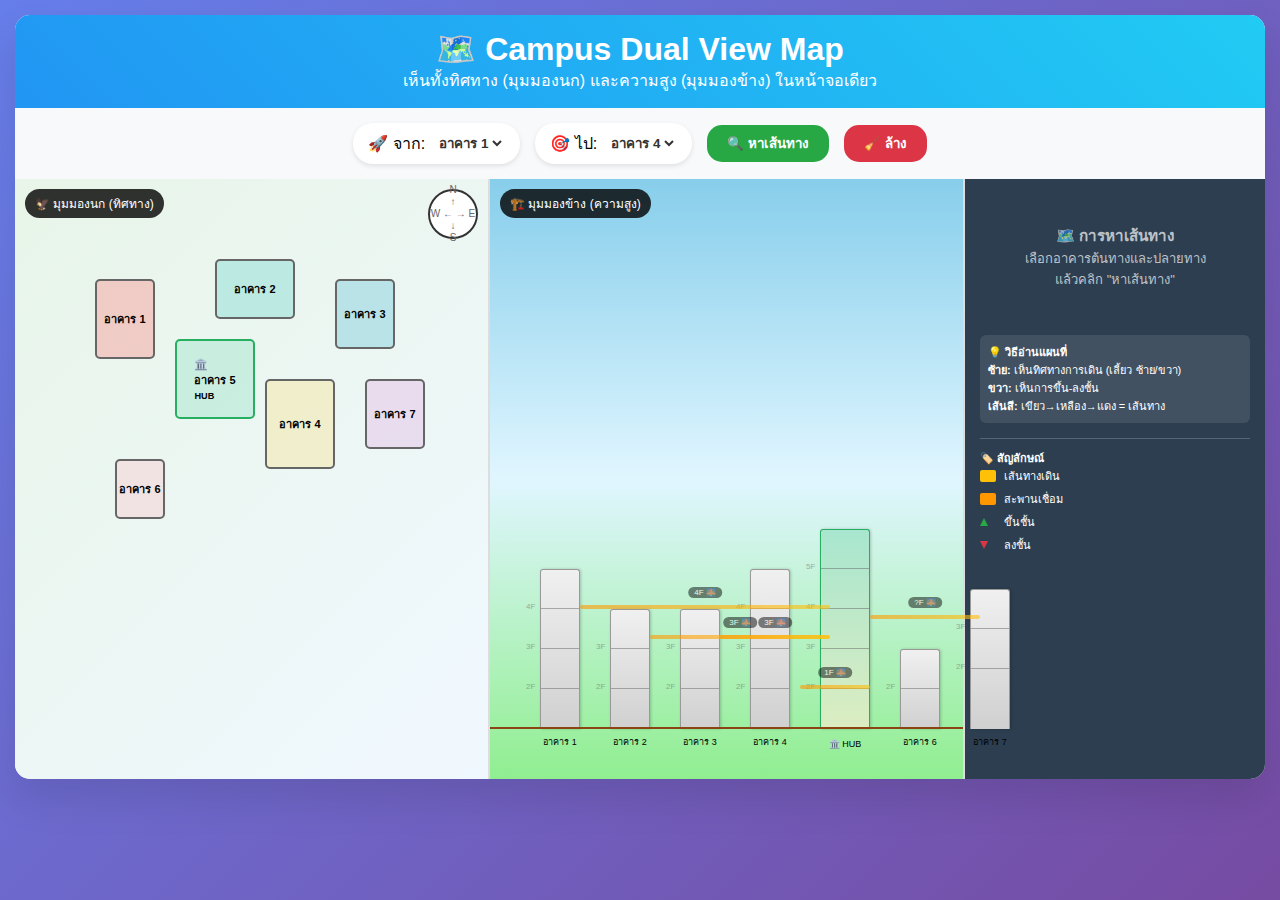
<file: draft.html>
<!DOCTYPE html>
<html lang="th">
<head>
    <meta charset="UTF-8">
    <meta name="viewport" content="width=device-width, initial-scale=1.0">
    <title>Campus Dual View Map</title>
    <style>
        * {
            margin: 0;
            padding: 0;
            box-sizing: border-box;
        }

        body {
            font-family: 'Segoe UI', Tahoma, Geneva, Verdana, sans-serif;
            background: linear-gradient(135deg, #667eea 0%, #764ba2 100%);
            min-height: 100vh;
            padding: 15px;
        }

        .container {
            max-width: 1600px;
            margin: 0 auto;
            background: white;
            border-radius: 15px;
            box-shadow: 0 20px 40px rgba(0,0,0,0.1);
            overflow: hidden;
        }

        .header {
            background: linear-gradient(45deg, #2196F3, #21CBF3);
            color: white;
            padding: 15px;
            text-align: center;
        }

        .controls {
            padding: 15px;
            background: #f8f9fa;
            display: flex;
            justify-content: center;
            gap: 15px;
            align-items: center;
            flex-wrap: wrap;
        }

        .search-control {
            display: flex;
            align-items: center;
            gap: 10px;
            background: white;
            padding: 8px 15px;
            border-radius: 20px;
            box-shadow: 0 2px 5px rgba(0,0,0,0.1);
        }

        select {
            border: none;
            background: transparent;
            font-weight: bold;
            color: #333;
            cursor: pointer;
        }

        .btn {
            padding: 8px 20px;
            border: none;
            border-radius: 15px;
            font-weight: bold;
            cursor: pointer;
            transition: all 0.3s ease;
        }

        .find-btn { background: #28a745; color: white; }
        .clear-btn { background: #dc3545; color: white; }

        .main-content {
            display: grid;
            grid-template-columns: 1fr 1fr 300px;
            height: 600px;
        }

        /* Bird's Eye View (Top-down) */
        .birds-eye-view {
            background: linear-gradient(135deg, #E8F5E8, #F0F8FF);
            position: relative;
            border-right: 2px solid #ddd;
            padding: 20px;
        }

        .view-title {
            position: absolute;
            top: 10px;
            left: 10px;
            background: rgba(0,0,0,0.8);
            color: white;
            padding: 5px 10px;
            border-radius: 15px;
            font-size: 12px;
            z-index: 30;
        }

        .compass {
            position: absolute;
            top: 10px;
            right: 10px;
            width: 50px;
            height: 50px;
            border: 2px solid #333;
            border-radius: 50%;
            background: white;
            display: flex;
            align-items: center;
            justify-content: center;
            font-size: 10px;
            z-index: 30;
        }

        .compass::before {
            content: 'N\A↑\AW ← → E\A↓\AS';
            white-space: pre;
            text-align: center;
            line-height: 1.2;
            color: #666;
        }

        /* Buildings in Bird's Eye View */
        .top-building {
            position: absolute;
            border: 2px solid #666;
            border-radius: 5px;
            display: flex;
            align-items: center;
            justify-content: center;
            font-size: 11px;
            font-weight: bold;
            cursor: pointer;
            transition: all 0.3s ease;
            background: rgba(200, 200, 200, 0.3);
        }

        .top-building:hover {
            transform: scale(1.05);
            box-shadow: 0 4px 10px rgba(0,0,0,0.2);
        }

        /* Actual campus positions */
        .top-building-1 { left: 80px; top: 100px; width: 60px; height: 80px; background: rgba(255, 107, 107, 0.3); }
        .top-building-2 { left: 200px; top: 80px; width: 80px; height: 60px; background: rgba(78, 205, 196, 0.3); }
        .top-building-3 { left: 320px; top: 100px; width: 60px; height: 70px; background: rgba(69, 183, 209, 0.3); }
        .top-building-4 { left: 250px; top: 200px; width: 70px; height: 90px; background: rgba(247, 220, 111, 0.3); }
        .top-building-5 { left: 160px; top: 160px; width: 80px; height: 80px; background: rgba(168, 230, 207, 0.5); border-color: #27AE60; }
        .top-building-6 { left: 100px; top: 280px; width: 50px; height: 60px; background: rgba(255, 182, 193, 0.3); }
        .top-building-7 { left: 350px; top: 200px; width: 60px; height: 70px; background: rgba(221, 160, 221, 0.3); }

        /* Walking path lines in bird's eye view */
        .walking-path {
            position: absolute;
            height: 3px;
            background: linear-gradient(90deg, #28a745, #FFC107, #dc3545);
            background-size: 200% 100%;
            border-radius: 2px;
            z-index: 5;
            opacity: 0;
            transition: all 0.3s ease;
        }

        .walking-path.active {
            opacity: 1;
            animation: pathFlow 2s infinite;
        }

        @keyframes pathFlow {
            0% { background-position: 0% 50%; }
            100% { background-position: 100% 50%; }
        }

        .direction-arrow {
            position: absolute;
            width: 0;
            height: 0;
            z-index: 10;
        }

        .arrow-north { border-left: 6px solid transparent; border-right: 6px solid transparent; border-bottom: 12px solid #FFC107; }
        .arrow-south { border-left: 6px solid transparent; border-right: 6px solid transparent; border-top: 12px solid #FFC107; }
        .arrow-east { border-top: 6px solid transparent; border-bottom: 6px solid transparent; border-left: 12px solid #FFC107; }
        .arrow-west { border-top: 6px solid transparent; border-bottom: 6px solid transparent; border-right: 12px solid #FFC107; }

        /* Elevation View */
        .elevation-view {
            background: linear-gradient(180deg, #87CEEB 0%, #E0F6FF 50%, #90EE90 100%);
            position: relative;
            border-right: 2px solid #ddd;
            padding: 20px;
        }

        .ground-line {
            position: absolute;
            bottom: 50px;
            left: 0;
            right: 0;
            height: 2px;
            background: #8B4513;
            z-index: 1;
        }

        .side-building {
            position: absolute;
            bottom: 50px;
            background: linear-gradient(180deg, #f0f0f0, #d0d0d0);
            border: 1px solid #999;
            border-bottom: none;
            border-radius: 3px 3px 0 0;
            box-shadow: 1px 0 3px rgba(0,0,0,0.2);
        }

        .side-building-1 { left: 50px; width: 40px; height: 160px; }
        .side-building-2 { left: 120px; width: 40px; height: 120px; }
        .side-building-3 { left: 190px; width: 40px; height: 120px; }
        .side-building-4 { left: 260px; width: 40px; height: 160px; }
        .side-building-5 { left: 330px; width: 50px; height: 200px; background: linear-gradient(180deg, #A8E6CF, #DCEDC1); border-color: #27AE60; }
        .side-building-6 { left: 410px; width: 40px; height: 80px; }
        .side-building-7 { left: 480px; width: 40px; height: 140px; }

        .side-building-label {
            position: absolute;
            bottom: -20px;
            left: 50%;
            transform: translateX(-50%);
            font-size: 9px;
            text-align: center;
            white-space: nowrap;
        }

        .floor-marker {
            position: absolute;
            left: 0;
            right: 0;
            height: 1px;
            background: #666;
            opacity: 0.5;
        }

        .floor-marker::before {
            content: attr(data-floor);
            position: absolute;
            left: -15px;
            top: -6px;
            font-size: 8px;
            color: #666;
        }

        .bridge {
            position: absolute;
            height: 4px;
            background: linear-gradient(90deg, #FF9800, #FFC107);
            border-radius: 2px;
            z-index: 10;
            opacity: 0.6;
            transition: all 0.3s ease;
        }

        .bridge.active {
            height: 6px;
            opacity: 1;
            animation: bridgeFlow 2s infinite;
        }

        @keyframes bridgeFlow {
            0%, 100% { background: linear-gradient(90deg, #FF9800, #FFC107); }
            50% { background: linear-gradient(90deg, #28a745, #dc3545); }
        }

        .bridge-5-1 { bottom: 170px; left: 90px; width: 250px; }
        .bridge-5-2 { bottom: 140px; left: 160px; width: 180px; }
        .bridge-5-3 { bottom: 140px; left: 230px; width: 110px; }
        .bridge-5-4 { bottom: 90px; left: 310px; width: 70px; }
        .bridge-5-7 { bottom: 160px; left: 380px; width: 110px; }

        .bridge-label {
            position: absolute;
            top: -18px;
            left: 50%;
            transform: translateX(-50%);
            background: rgba(0,0,0,0.8);
            color: white;
            padding: 1px 6px;
            border-radius: 8px;
            font-size: 8px;
        }

        .movement-arrow {
            position: absolute;
            width: 0;
            height: 0;
            z-index: 15;
            animation: arrowBounce 1.5s infinite;
        }

        .arrow-up {
            border-left: 5px solid transparent;
            border-right: 5px solid transparent;
            border-bottom: 10px solid #28a745;
        }

        .arrow-down {
            border-left: 5px solid transparent;
            border-right: 5px solid transparent;
            border-top: 10px solid #dc3545;
        }

        @keyframes arrowBounce {
            0%, 100% { opacity: 1; }
            50% { opacity: 0.5; transform: translateY(-2px); }
        }

        /* Building highlights */
        .building-highlight {
            border: 3px solid #FFC107 !important;
            animation: buildingPulse 1.5s infinite;
            box-shadow: 0 0 15px rgba(255, 193, 7, 0.8) !important;
            z-index: 20;
        }

        @keyframes buildingPulse {
            0%, 100% { transform: scale(1); }
            50% { transform: scale(1.05); }
        }

        /* Sidebar */
        .sidebar {
            background: #2c3e50;
            color: white;
            padding: 15px;
            overflow-y: auto;
        }

        .route-summary {
            background: rgba(52, 152, 219, 0.1);
            border: 1px solid rgba(52, 152, 219, 0.3);
            border-radius: 8px;
            padding: 10px;
            margin-bottom: 15px;
        }

        .step {
            background: rgba(255, 255, 255, 0.05);
            border-radius: 6px;
            padding: 8px;
            margin-bottom: 6px;
            border-left: 3px solid #3498db;
            transition: all 0.3s ease;
            font-size: 12px;
        }

        .step.active {
            background: rgba(241, 196, 15, 0.2);
            border-left-color: #f1c40f;
            transform: translateX(3px);
        }

        .step-number {
            background: #3498db;
            color: white;
            width: 20px;
            height: 20px;
            border-radius: 50%;
            display: inline-flex;
            align-items: center;
            justify-content: center;
            font-size: 10px;
            font-weight: bold;
            margin-right: 8px;
        }

        .step.active .step-number {
            background: #f1c40f;
            animation: pulse 1s infinite;
        }

        @keyframes pulse {
            0%, 100% { transform: scale(1); }
            50% { transform: scale(1.1); }
        }

        .direction-info {
            background: rgba(255, 255, 255, 0.1);
            border-radius: 6px;
            padding: 8px;
            margin-top: 15px;
            font-size: 11px;
        }

        .legend {
            margin-top: 15px;
            padding-top: 10px;
            border-top: 1px solid rgba(255, 255, 255, 0.2);
            font-size: 11px;
        }

        .legend-item {
            display: flex;
            align-items: center;
            gap: 8px;
            margin-bottom: 5px;
        }

        .legend-color {
            width: 16px;
            height: 12px;
            border-radius: 2px;
        }

        .no-route {
            text-align: center;
            color: rgba(255, 255, 255, 0.7);
            padding: 30px 15px;
            font-size: 13px;
        }
    </style>
</head>
<body>
    <div class="container">
        <div class="header">
            <h1>🗺️ Campus Dual View Map</h1>
            <p>เห็นทั้งทิศทาง (มุมมองนก) และความสูง (มุมมองข้าง) ในหน้าจอเดียว</p>
        </div>

        <div class="controls">
            <div class="search-control">
                <span>🚀 จาก:</span>
                <select id="startBuilding">
                    <option value="building-1">อาคาร 1</option>
                    <option value="building-2">อาคาร 2</option>
                    <option value="building-3">อาคาร 3</option>
                    <option value="building-4">อาคาร 4</option>
                    <option value="building-5">อาคาร 5</option>
                    <option value="building-6">อาคาר 6</option>
                    <option value="building-7">อาคาร 7</option>
                </select>
            </div>

            <div class="search-control">
                <span>🎯 ไป:</span>
                <select id="endBuilding">
                    <option value="building-4">อาคาร 4</option>
                    <option value="building-1">อาคาร 1</option>
                    <option value="building-2">อาคาร 2</option>
                    <option value="building-3">อาคาร 3</option>
                    <option value="building-5">อาคาร 5</option>
                    <option value="building-6">อาคาร 6</option>
                    <option value="building-7">อาคาร 7</option>
                </select>
            </div>

            <button class="btn find-btn" onclick="findRoute()">🔍 หาเส้นทาง</button>
            <button class="btn clear-btn" onclick="clearRoute()">🧹 ล้าง</button>
        </div>

        <div class="main-content">
            <!-- Bird's Eye View -->
            <div class="birds-eye-view">
                <div class="view-title">🦅 มุมมองนก (ทิศทาง)</div>
                <div class="compass"></div>

                <!-- Buildings from bird's eye view -->
                <div class="top-building top-building-1" data-building="building-1">
                    <div>อาคาร 1</div>
                </div>
                
                <div class="top-building top-building-2" data-building="building-2">
                    <div>อาคาร 2</div>
                </div>
                
                <div class="top-building top-building-3" data-building="building-3">
                    <div>อาคาร 3</div>
                </div>
                
                <div class="top-building top-building-4" data-building="building-4">
                    <div>อาคาร 4</div>
                </div>
                
                <div class="top-building top-building-5" data-building="building-5">
                    <div>🏛️<br>อาคาร 5<br><small>HUB</small></div>
                </div>
                
                <div class="top-building top-building-6" data-building="building-6">
                    <div>อาคาร 6</div>
                </div>
                
                <div class="top-building top-building-7" data-building="building-7">
                    <div>อาคาร 7</div>
                </div>
            </div>

            <!-- Elevation View -->
            <div class="elevation-view">
                <div class="view-title">🏗️ มุมมองข้าง (ความสูง)</div>
                <div class="ground-line"></div>

                <!-- Buildings in elevation view -->
                <div class="side-building side-building-1" data-building="building-1">
                    <div class="side-building-label">อาคาร 1</div>
                    <div class="floor-marker" style="bottom: 120px;" data-floor="4F"></div>
                    <div class="floor-marker" style="bottom: 80px;" data-floor="3F"></div>
                    <div class="floor-marker" style="bottom: 40px;" data-floor="2F"></div>
                </div>

                <div class="side-building side-building-2" data-building="building-2">
                    <div class="side-building-label">อาคาร 2</div>
                    <div class="floor-marker" style="bottom: 80px;" data-floor="3F"></div>
                    <div class="floor-marker" style="bottom: 40px;" data-floor="2F"></div>
                </div>

                <div class="side-building side-building-3" data-building="building-3">
                    <div class="side-building-label">อาคาร 3</div>
                    <div class="floor-marker" style="bottom: 80px;" data-floor="3F"></div>
                    <div class="floor-marker" style="bottom: 40px;" data-floor="2F"></div>
                </div>

                <div class="side-building side-building-4" data-building="building-4">
                    <div class="side-building-label">อาคาร 4</div>
                    <div class="floor-marker" style="bottom: 120px;" data-floor="4F"></div>
                    <div class="floor-marker" style="bottom: 80px;" data-floor="3F"></div>
                    <div class="floor-marker" style="bottom: 40px;" data-floor="2F"></div>
                </div>

                <div class="side-building side-building-5" data-building="building-5">
                    <div class="side-building-label">🏛️ HUB</div>
                    <div class="floor-marker" style="bottom: 160px;" data-floor="5F"></div>
                    <div class="floor-marker" style="bottom: 120px;" data-floor="4F"></div>
                    <div class="floor-marker" style="bottom: 80px;" data-floor="3F"></div>
                    <div class="floor-marker" style="bottom: 40px;" data-floor="2F"></div>
                </div>

                <div class="side-building side-building-6" data-building="building-6">
                    <div class="side-building-label">อาคาร 6</div>
                    <div class="floor-marker" style="bottom: 40px;" data-floor="2F"></div>
                </div>

                <div class="side-building side-building-7" data-building="building-7">
                    <div class="side-building-label">อาคาร 7</div>
                    <div class="floor-marker" style="bottom: 100px;" data-floor="3F"></div>
                    <div class="floor-marker" style="bottom: 60px;" data-floor="2F"></div>
                </div>

                <!-- Bridges -->
                <div class="bridge bridge-5-1" id="bridge-5-1">
                    <div class="bridge-label">4F 🌉</div>
                </div>
                <div class="bridge bridge-5-2" id="bridge-5-2">
                    <div class="bridge-label">3F 🌉</div>
                </div>
                <div class="bridge bridge-5-3" id="bridge-5-3">
                    <div class="bridge-label">3F 🌉</div>
                </div>
                <div class="bridge bridge-5-4" id="bridge-5-4">
                    <div class="bridge-label">1F 🌉</div>
                </div>
                <div class="bridge bridge-5-7" id="bridge-5-7">
                    <div class="bridge-label">?F 🌉</div>
                </div>
            </div>

            <!-- Sidebar -->
            <div class="sidebar">
                <div id="routePanel" class="no-route">
                    <h3>🗺️ การหาเส้นทาง</h3>
                    <p>เลือกอาคารต้นทางและปลายทาง<br>แล้วคลิก "หาเส้นทาง"</p>
                </div>

                <div class="direction-info">
                    <h4>💡 วิธีอ่านแผนที่</h4>
                    <p><strong>ซ้าย:</strong> เห็นทิศทางการเดิน (เลี้ยว ซ้าย/ขวา)</p>
                    <p><strong>ขวา:</strong> เห็นการขึ้น-ลงชั้น</p>
                    <p><strong>เส้นสี:</strong> เขียว→เหลือง→แดง = เส้นทาง</p>
                </div>

                <div class="legend">
                    <h4>🏷️ สัญลักษณ์</h4>
                    <div class="legend-item">
                        <div class="legend-color" style="background: #FFC107;"></div>
                        <span>เส้นทางเดิน</span>
                    </div>
                    <div class="legend-item">
                        <div class="legend-color" style="background: #FF9800;"></div>
                        <span>สะพานเชื่อม</span>
                    </div>
                    <div class="legend-item">
                        <div style="width: 0; height: 0; border-left: 4px solid transparent; border-right: 4px solid transparent; border-bottom: 8px solid #28a745;"></div>
                        <span style="margin-left: 8px;">ขึ้นชั้น</span>
                    </div>
                    <div class="legend-item">
                        <div style="width: 0; height: 0; border-left: 4px solid transparent; border-right: 4px solid transparent; border-top: 8px solid #dc3545;"></div>
                        <span style="margin-left: 8px;">ลงชั้น</span>
                    </div>
                </div>
            </div>
        </div>
    </div>

    <script>
        const connections = {
            'building-5': {
                'building-1': { floor: 4, bridge: 'bridge-5-1' },
                'building-2': { floor: 3, bridge: 'bridge-5-2' },
                'building-3': { floor: 3, bridge: 'bridge-5-3' },
                'building-4': { floor: 1, bridge: 'bridge-5-4' },
                'building-7': { floor: '?', bridge: 'bridge-5-7' }
            },
            'building-1': { 'building-5': { floor: 4, bridge: 'bridge-5-1' } },
            'building-2': { 'building-5': { floor: 3, bridge: 'bridge-5-2' } },
            'building-3': { 'building-5': { floor: 3, bridge: 'bridge-5-3' } },
            'building-4': { 'building-5': { floor: 1, bridge: 'bridge-5-4' } },
            'building-7': { 'building-5': { floor: '?', bridge: 'bridge-5-7' } }
        };

        const buildingNames = {
            'building-1': 'อาคาร 1 (อาคารหลัก)',
            'building-2': 'อาคาร 2 (สังคมศึกษา)',
            'building-3': 'อาคาร 3 (คณิตศาสตร์)',
            'building-4': 'อาคาร 4 (วิทยาศาสตร์)',
            'building-5': 'อาคาร 5 (HUB CENTER)',
            'building-6': 'อาคาร 6 (กิจกรรม)',
            'building-7': 'อาคาร 7 (EP)'
        };

        const buildingPositions = {
            'building-1': { top: { x: 110, y: 140 }, side: { x: 70 } },
            'building-2': { top: { x: 240, y: 110 }, side: { x: 140 } },
            'building-3': { top: { x: 350, y: 135 }, side: { x: 210 } },
            'building-4': { top: { x: 285, y: 245 }, side: { x: 280 } },
            'building-5': { top: { x: 200, y: 200 }, side: { x: 355 } },
            'building-6': { top: { x: 125, y: 310 }, side: { x: 430 } },
            'building-7': { top: { x: 380, y: 235 }, side: { x: 500 } }
        };

        function findRoute() {
            const start = document.getElementById('startBuilding').value;
            const end = document.getElementById('endBuilding').value;
            
            if (start === end) {
                alert('⚠️ จุดเริ่มต้นและปลายทางต้องไม่เหมือนกัน!');
                return;
            }

            clearRoute();
            const route = calculateRoute(start, end);
            displayRoute(route);
        }

        function calculateRoute(start, end) {
            // Direct connection
            if (connections[start] && connections[start][end]) {
                const conn = connections[start][end];
                const direction = getDirection(start, end);
                return {
                    path: [start, end],
                    steps: [
                        `🚀 เริ่มต้นจาก ${buildingNames[start]}`,
                        `⬆️ ขึ้นไปชั้น ${conn.floor}`,
                        `🧭 เดินทิศ${direction} ข้ามสะพาน`,
                        `🌉 เข้าไป ${buildingNames[end]}`,
                        `🎯 ถึงจุดหมายแล้ว!`
                    ],
                    bridges: [conn.bridge],
                    movements: [{ building: start, direction: 'up', toFloor: conn.floor }],
                    walkingDirection: direction
                };
            }

            // Via Building 5 (HUB)
            if (start !== 'building-5' && end !== 'building-5') {
                const toHub = connections[start] && connections[start]['building-5'];
                const fromHub = connections['building-5'] && connections['building-5'][end];
                
                if (toHub && fromHub) {
                    const dir1 = getDirection(start, 'building-5');
                    const dir2 = getDirection('building-5', end);
                    
                    return {
                        path: [start, 'building-5', end],
                        steps: [
                            `🚀 เริ่มต้นจาก ${buildingNames[start]}`,
                            `⬆️ ขึ้นไปชั้น ${toHub.floor}`,
                            `🧭 เดินทิศ${dir1} ข้ามสะพานไปอาคาร 5`,
                            toHub.floor !== fromHub.floor ? 
                                `${toHub.floor > fromHub.floor ? '⬇️ ลง' : '⬆️ ขึ้น'}ไปชั้น ${fromHub.floor}` :
                                `🚶‍♂️ เดินในอาคาร 5`,
                            `🧭 เดินทิศ${dir2} ข้ามสะพาน`,
                            `🌉 เข้าไป ${buildingNames[end]}`,
                            `🎯 ถึงจุดหมายแล้ว!`
                        ].filter(Boolean),
                        bridges: [toHub.bridge, fromHub.bridge],
                        movements: [
                            { building: start, direction: 'up', toFloor: toHub.floor },
                            ...(toHub.floor !== fromHub.floor ? [{ 
                                building: 'building-5', 
                                direction: toHub.floor > fromHub.floor ? 'down' : 'up', 
                                toFloor: fromHub.floor 
                            }] : [])
                        ],
                        walkingDirection: `${dir1}, ${dir2}`
                    };
                }
            }

            // Hub connection
            if (start === 'building-5' || end === 'building-5') {
                const other = start === 'building-5' ? end : start;
                const conn = connections['building-5'][other] || connections[other]['building-5'];
                const direction = start === 'building-5' ? getDirection(start, other) : getDirection(other, start);
                
                if (conn) {
                    return {
                        path: [start, end],
                        steps: [
                            `🚀 เริ่มต้นจาก ${buildingNames[start]}`,
                            `${start === 'building-5' ? '⬇️ ลง' : '⬆️ ขึ้น'}ไปชั้น ${conn.floor}`,
                            `🧭 เดินทิศ${direction} ข้ามสะพาน`,
                            `🎯 ถึงจุดหมายแล้ว!`
                        ],
                        bridges: [conn.bridge],
                        movements: [{ 
                            building: start, 
                            direction: start === 'building-5' ? 'down' : 'up', 
                            toFloor: conn.floor 
                        }],
                        walkingDirection: direction
                    };
                }
            }

            return {
                path: [start, end],
                steps: [`❌ ไม่พบเส้นทางเชื่อมต่อ`],
                bridges: [],
                movements: []
            };
        }

        function getDirection(from, to) {
            const fromPos = buildingPositions[from].top;
            const toPos = buildingPositions[to].top;
            
            const dx = toPos.x - fromPos.x;
            const dy = toPos.y - fromPos.y;
            
            if (Math.abs(dx) > Math.abs(dy)) {
                return dx > 0 ? 'ตะวันออก (→)' : 'ตะวันตก (←)';
            } else {
                return dy > 0 ? 'ใต้ (↓)' : 'เหนือ (↑)';
            }
        }

        function displayRoute(route) {
            // Highlight buildings
            route.path.forEach(building => {
                document.querySelector(`[data-building="${building}"].top-building`).classList.add('building-highlight');
                document.querySelector(`[data-building="${building}"].side-building`).classList.add('building-highlight');
            });

            // Highlight bridges
            route.bridges.forEach(bridgeId => {
                document.getElementById(bridgeId).classList.add('active');
            });

            // Add movement arrows and walking paths
            route.movements.forEach(movement => {
                addMovementArrow(movement);
            });

            // Add walking paths in bird's eye view
            if (route.path.length >= 2) {
                addWalkingPaths(route.path);
            }

            displayRoutePanel(route);
            animateSteps();
        }

        function addMovementArrow(movement) {
            const building = document.querySelector(`[data-building="${movement.building}"].side-building`);
            if (!building) return;

            const buildingPos = buildingPositions[movement.building].side;
            const arrow = document.createElement('div');
            arrow.className = `movement-arrow arrow-${movement.direction}`;
            arrow.style.left = (buildingPos.x + 15) + 'px';
            arrow.style.bottom = movement.direction === 'up' ? '250px' : '180px';
            
            building.parentElement.appendChild(arrow);
        }

        function addWalkingPaths(path) {
            for (let i = 0; i < path.length - 1; i++) {
                const from = buildingPositions[path[i]].top;
                const to = buildingPositions[path[i + 1]].top;
                
                const pathElement = document.createElement('div');
                pathElement.className = 'walking-path active';
                
                const length = Math.sqrt(Math.pow(to.x - from.x, 2) + Math.pow(to.y - from.y, 2));
                const angle = Math.atan2(to.y - from.y, to.x - from.x) * 180 / Math.PI;
                
                pathElement.style.width = length + 'px';
                pathElement.style.left = from.x + 'px';
                pathElement.style.top = from.y + 'px';
                pathElement.style.transform = `rotate(${angle}deg)`;
                pathElement.style.transformOrigin = '0 50%';
                
                document.querySelector('.birds-eye-view').appendChild(pathElement);
                
                // Add direction arrow
                const arrow = document.createElement('div');
                arrow.className = 'direction-arrow';
                if (angle >= -45 && angle < 45) arrow.classList.add('arrow-east');
                else if (angle >= 45 && angle < 135) arrow.classList.add('arrow-south');
                else if (angle >= -135 && angle < -45) arrow.classList.add('arrow-north');
                else arrow.classList.add('arrow-west');
                
                arrow.style.left = (from.x + to.x) / 2 + 'px';
                arrow.style.top = (from.y + to.y) / 2 + 'px';
                
                document.querySelector('.birds-eye-view').appendChild(arrow);
            }
        }

        function displayRoutePanel(route) {
            const routePanel = document.getElementById('routePanel');
            
            let routeHtml = `
                <div class="route-summary">
                    <h3>🗺️ เส้นทาง</h3>
                    <p><strong>จาก:</strong> ${buildingNames[route.path[0]]}</p>
                    <p><strong>ไป:</strong> ${buildingNames[route.path[route.path.length - 1]]}</p>
                    ${route.walkingDirection ? `<p><strong>ทิศทาง:</strong> ${route.walkingDirection}</p>` : ''}
                </div>
            `;

            route.steps.forEach((step, index) => {
                routeHtml += `
                    <div class="step" data-step="${index}">
                        <span class="step-number">${index + 1}</span>
                        ${step}
                    </div>
                `;
            });

            routePanel.innerHTML = routeHtml;
            routePanel.classList.remove('no-route');
        }

        function animateSteps() {
            const steps = document.querySelectorAll('.step');
            let currentStep = 0;

            function nextStep() {
                steps.forEach(s => s.classList.remove('active'));
                
                if (currentStep < steps.length) {
                    steps[currentStep].classList.add('active');
                    currentStep++;
                    setTimeout(nextStep, 2000);
                }
            }

            setTimeout(nextStep, 500);
        }

        function clearRoute() {
            document.querySelectorAll('.building-highlight').forEach(el => {
                el.classList.remove('building-highlight');
            });
            document.querySelectorAll('.bridge.active').forEach(el => {
                el.classList.remove('active');
            });
            document.querySelectorAll('.movement-arrow, .walking-path, .direction-arrow').forEach(el => {
                el.remove();
            });

            const routePanel = document.getElementById('routePanel');
            routePanel.innerHTML = `
                <h3>🗺️ การหาเส้นทาง</h3>
                <p>เลือกอาคารต้นทางและปลายทาง<br>แล้วคลิก "หาเส้นทาง"</p>
            `;
            routePanel.classList.add('no-route');
        }

        // Initialize
        document.addEventListener('DOMContentLoaded', () => {
            document.getElementById('startBuilding').value = 'building-1';
            document.getElementById('endBuilding').value = 'building-4';
        });
    </script>
</body>
</html>
</file>
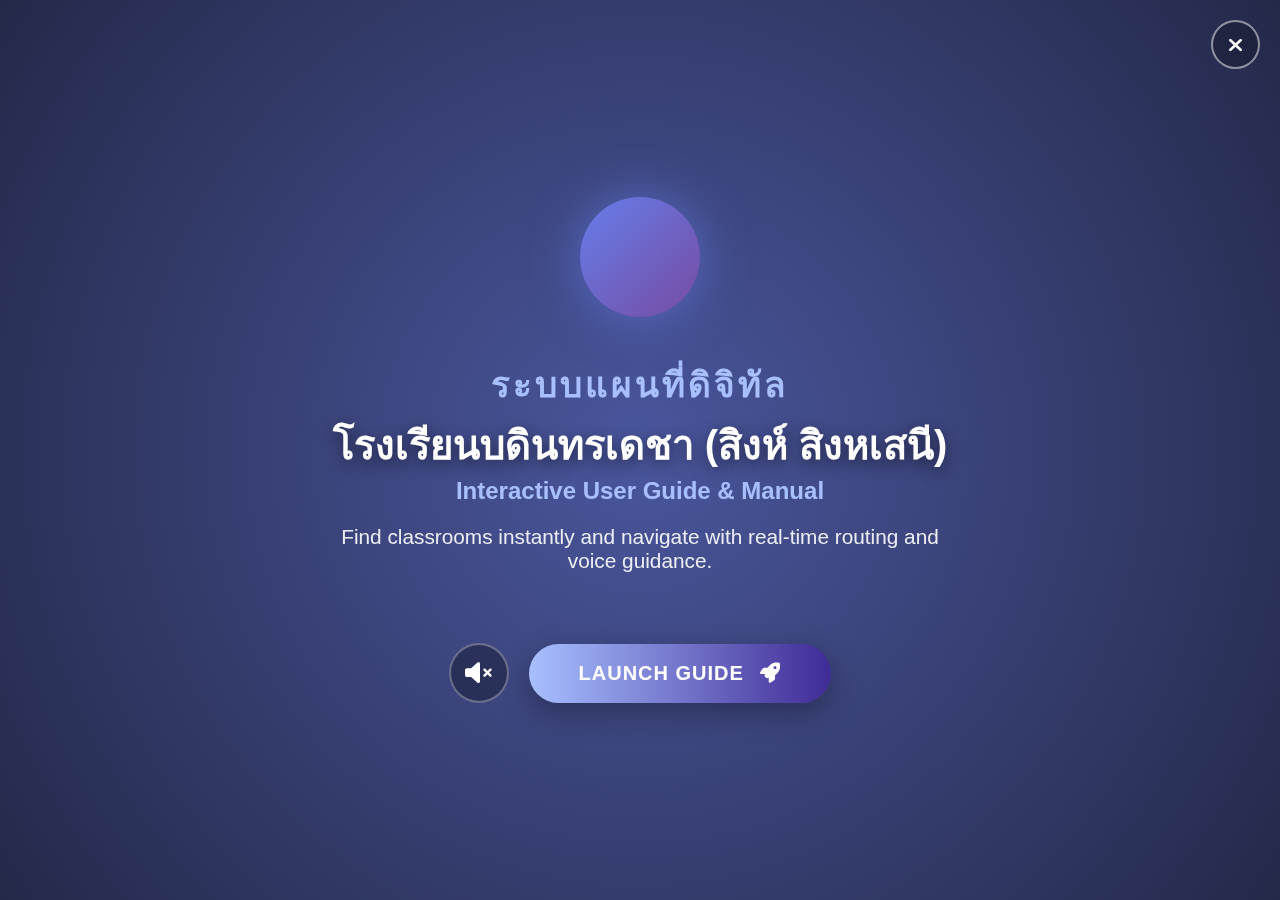
<file: SystemManual.html>
<!DOCTYPE html>
<html lang="en">
<head>
    <meta charset="UTF-8">
    <meta name="viewport" content="width=device-width, initial-scale=1.0">
    <title>User Guide - Bodindecha Digital Map</title>
    <link href="https://cdnjs.cloudflare.com/ajax/libs/font-awesome/6.0.0/css/all.min.css" rel="stylesheet">
    <style>
        /* =========================================
           PART 1: LANDING PAGE STYLES (SPECTACULAR)
           ========================================= */
        body { margin: 0; padding: 0; font-family: 'Segoe UI', Tahoma, sans-serif; overflow-x: hidden; background-color: #f0f2f5; }
        
        #landing-overlay {
            position: fixed; top: 0; left: 0; width: 100%; height: 100vh;
            background: radial-gradient(circle at center, #4a569d 0%, #242949 100%); /* Deep Blue/Purple Tech */
            z-index: 9999;
            display: flex; flex-direction: column; align-items: center; justify-content: center;
            color: white; text-align: center;
            transition: opacity 0.8s ease, visibility 0.8s;
            overflow: hidden;
        }

        /* --- Spectacular "Digital Pulse" Animation --- */
        .pulse-container {
            position: absolute; top: 50%; left: 50%; transform: translate(-50%, -50%);
            width: 200px; height: 200px; pointer-events: none;
        }
        .pulse-ring {
            position: absolute; top: 50%; left: 50%; transform: translate(-50%, -50%);
            width: 100%; height: 100%; border-radius: 50%;
            border: 4px solid rgba(102, 126, 234, 0.8);
            animation: pulsingWave 3s infinite ease-out;
            opacity: 0;
        }
        .pulse-ring:nth-child(2) { animation-delay: 0.8s; }
        .pulse-ring:nth-child(3) { animation-delay: 1.6s; }
        
        @keyframes pulsingWave {
            0% { width: 50px; height: 50px; opacity: 1; border-width: 4px; }
            100% { width: 600px; height: 600px; opacity: 0; border-width: 1px; }
        }

        /* Floating Center Icon */
        .center-icon-box {
            width: 120px; height: 120px; background: linear-gradient(135deg, #667eea, #764ba2);
            border-radius: 50%; display: flex; align-items: center; justify-content: center;
            font-size: 60px; box-shadow: 0 0 50px rgba(102, 126, 234, 0.6);
            z-index: 2; animation: floatHeavy 4s ease-in-out infinite;
        }
        @keyframes floatHeavy {
            0%, 100% { transform: translateY(0) scale(1); }
            50% { transform: translateY(-25px) scale(1.05); }
        }

        /* Text Styles */
        .landing-content { z-index: 5; position: relative; margin-top: 40px; }
        .landing-sup { font-size: 2.2em; font-weight: 800;letter-spacing: 3px; color: #a8c0ff; text-transform: uppercase; margin-bottom: 10px; }
        .landing-title { font-size: 2.5em; font-weight: 600; margin: 0; text-shadow: 0 5px 15px rgba(0,0,0,0.5); line-height: 1.1; }
        .landing-sub { font-size: 1.3em; margin-top: 20px; color: rgba(255,255,255,0.9); max-width: 600px; margin-left: auto; margin-right: auto; }

        /* Controls */
        .controls-area { display: flex; gap: 20px; align-items: center; justify-content: center; margin-top: 50px; }
        .btn-enter {
            padding: 18px 50px; font-size: 20px; background: linear-gradient(to right, #a8c0ff, #3f2b96);
            color: white; border: none; border-radius: 50px; cursor: pointer; font-weight: bold;
            box-shadow: 0 10px 30px rgba(0,0,0,0.3); transition: 0.3s; text-transform: uppercase; letter-spacing: 1px;
        }
        .btn-enter:hover { transform: scale(1.05) translateY(-5px); box-shadow: 0 20px 40px rgba(102, 126, 234, 0.4); }
        .btn-sound {
            width: 60px; height: 60px; border-radius: 50%; border: 2px solid rgba(255,255,255,0.3);
            background: rgba(0,0,0,0.3); color: white; cursor: pointer; font-size: 24px;
            display: flex; align-items: center; justify-content: center; transition: 0.3s;
        }
        .btn-sound:hover { background: rgba(255,255,255,0.2); border-color: white; }
        .btn-sound.playing { background: #2ecc71; border-color: #2ecc71; animation: soundPulse 1.5s infinite; }
        @keyframes soundPulse { 0% { box-shadow: 0 0 0 0 rgba(46, 204, 113, 0.7); } 70% { box-shadow: 0 0 0 15px rgba(46, 204, 113, 0); } 100% { box-shadow: 0 0 0 0 rgba(46, 204, 113, 0); } }


        /* =========================================
           PART 2: MANUAL STYLES (THE REALISTIC MOCKUP)
           ========================================= */
        #main-content { display: none; /* Hidden initially */ padding-bottom: 50px; }
        
        :root { --primary: #667eea; --secondary: #764ba2; --bg-grad: linear-gradient(135deg, #667eea 0%, #764ba2 100%); --text-main: #333; --bg-light: #f0f2f5; }
        .hero-manual { background: var(--bg-grad); color: white; padding: 40px 20px 60px; text-align: center; border-radius: 0 0 40px 40px; box-shadow: 0 10px 30px rgba(118, 75, 162, 0.3); }
        .hero-logo { width: 80px; height: 80px; background: white; border-radius: 50%; display: flex; align-items: center; justify-content: center; font-size: 40px; margin: 0 auto 15px; box-shadow: 0 5px 15px rgba(0,0,0,0.2); }
        .container { max-width: 900px; margin: -40px auto 20px; padding: 0 20px; position: relative; z-index: 10; }
        .nav-grid { display: grid; grid-template-columns: repeat(3, 1fr); gap: 15px; margin-bottom: 30px; }
        .nav-card { background: white; padding: 15px; border-radius: 15px; text-align: center; cursor: pointer; box-shadow: 0 4px 15px rgba(0,0,0,0.05); transition: 0.3s; border: 2px solid transparent; }
        .nav-card:hover { transform: translateY(-3px); }
        .nav-card.active { border-color: var(--primary); color: var(--primary); background: #f8f9ff; }
        .guide-section { display: none; background: white; border-radius: 20px; overflow: hidden; box-shadow: 0 5px 20px rgba(0,0,0,0.05); animation: fadeIn 0.4s ease; }
        .guide-section.active { display: flex; flex-wrap: wrap; }
        .content-side { flex: 1; padding: 40px; min-width: 300px; }
        .visual-side { flex: 1; background: #eef2f9; padding: 40px; display: flex; align-items: center; justify-content: center; min-width: 300px; border-left: 1px solid #eee; }
        .step { display: flex; gap: 15px; margin-bottom: 25px; }
        .step-num { background: var(--primary); color: white; width: 30px; height: 30px; border-radius: 50%; display: flex; align-items: center; justify-content: center; font-weight: bold; flex-shrink: 0; }
        
        /* Mock Phone & Animations */
        .mock-phone { width: 260px; height: 480px; background: white; border: 10px solid #2d3436; border-radius: 35px; position: relative; overflow: hidden; box-shadow: 0 20px 50px rgba(0,0,0,0.2); font-family: 'Segoe UI', sans-serif; }
        .mock-notch { position: absolute; top: 0; left: 50%; transform: translateX(-50%); width: 100px; height: 25px; background: #2d3436; border-radius: 0 0 15px 15px; z-index: 10; }
        .app-header { padding: 35px 15px 15px; text-align: center; border-bottom: 1px solid #eee; }
        .app-logo-small { width: 30px; height: 30px; border-radius: 50%; background: var(--bg-grad); color: white; display: inline-flex; align-items: center; justify-content: center; font-size: 14px; margin-bottom: 5px; }
        .app-title { font-size: 12px; font-weight: bold; background: var(--bg-grad); -webkit-background-clip: text; -webkit-text-fill-color: transparent; }
        .mock-search-container { background: linear-gradient(135deg, #f8f9ff, #e6f3ff); padding: 15px; margin: 10px; border-radius: 10px; }
        .mock-search-box { background: white; padding: 8px 12px; border-radius: 8px; border: 1px solid #ddd; font-size: 11px; color: #999; display: flex; align-items: center; gap: 5px; }
        .mock-categories { display: grid; grid-template-columns: 1fr 1fr; gap: 8px; padding: 0 10px; }
        .mock-cat-card { background: white; padding: 10px; border-radius: 8px; text-align: center; border: 1px solid #eee; box-shadow: 0 2px 5px rgba(0,0,0,0.05); }
        .mock-cat-icon { font-size: 16px; color: var(--primary); margin-bottom: 5px; }
        .mock-cat-text { font-size: 10px; color: #333; font-weight: bold; }
        .mock-map-area { width: 100%; height: 100%; background: #f0f0f0; position: relative; background-image: radial-gradient(#ccc 1px, transparent 1px); background-size: 15px 15px; }
        .mock-marker { width: 24px; height: 24px; background: var(--bg-grad); border: 2px solid white; border-radius: 50%; position: absolute; box-shadow: 0 3px 10px rgba(0,0,0,0.2); display: flex; align-items: center; justify-content: center; color: white; font-size: 10px; z-index: 2; }
        .mock-marker.start { background: #28a745; }
        
        @keyframes fadeIn { from { opacity: 0; transform: translateY(20px); } to { opacity: 1; transform: translateY(0); } }
        @keyframes typeText { 0%, 20% { width: 0; } 50%, 90% { width: 40px; } 100% { width: 0; } }
        @keyframes drawLine { 0% { height: 0; } 100% { height: 120px; } }
        @keyframes rippleAnim { 0% { transform: scale(1); opacity: 0.8; } 100% { transform: scale(2.5); opacity: 0; } }
        
        .typing-cursor::after { content: "5403"; overflow: hidden; display: inline-block; vertical-align: bottom; animation: typeText 4s steps(3, end) infinite; width: 0; }
        .mock-route { position: absolute; top: 110px; left: 80px; width: 100px; height: 0; border-left: 3px dotted #dc3545; transform: rotate(-30deg); transform-origin: top left; animation: drawLine 2s infinite ease-out; }
        .sound-ripple { position:absolute; top:0; left:0; width:100%; height:100%; border-radius:50%; border:2px solid var(--secondary); animation: rippleAnim 1.5s infinite; opacity:0; }
        .sound-ripple.delay { animation-delay: 0.5s; border-color: var(--primary); }


		/* ปุ่มปิด (X) มุมขวาบน (Fixed Position) */
        .close-corner-btn {
            position: fixed;
            top: 20px;
            right: 20px;
            width: 45px;
            height: 45px;
            background: rgba(0, 0, 0, 0.2);
            backdrop-filter: blur(5px);
            border: 2px solid rgba(255, 255, 255, 0.5);
            border-radius: 50%;
            color: white;
            font-size: 20px;
            display: flex;
            align-items: center;
            justify-content: center;
            cursor: pointer;
            z-index: 10000; /* อยู่บนสุดเสมอ */
            transition: all 0.3s ease;
        }
        .close-corner-btn:hover {
            background: #ff4757;
            transform: rotate(90deg) scale(1.1);
            border-color: #ff4757;
        }
		
		
		.btn-finish {
    display: block;
    width: 80%;
    max-width: 300px;
    margin: 40px auto 0;
    padding: 15px;
    background: var(--bg-grad);
    color: white;
    border: none;
    border-radius: 50px;
    font-size: 1.2em;
    font-weight: bold;
    cursor: pointer;
    box-shadow: 0 5px 20px rgba(102, 126, 234, 0.4);
    transition: transform 0.2s;
}
.btn-finish:hover { transform: translateY(-3px); }
    </style>
</head>
<body>
	<div class="close-corner-btn" onclick="returnToSystem()" title="Close & Return">
        <i class="fas fa-times"></i>
    </div>
    <div id="landing-overlay">
        <div class="pulse-container">
            <div class="pulse-ring"></div>
            <div class="pulse-ring"></div>
            <div class="pulse-ring"></div>
        </div>
        <div class="center-icon-box">
            <i class="fas fa-book-map"></i> </div>

        <div class="landing-content">
            <div class="landing-sup">ระบบแผนที่ดิจิทัล</div>
            <h1 class="landing-title">โรงเรียนบดินทรเดชา (สิงห์ สิงหเสนี)</h1>
            <h2 style="color: #a8c0ff; margin-top: 10px;">Interactive User Guide & Manual</h2>
            <p class="landing-sub">Find classrooms instantly and navigate with real-time routing and voice guidance.</p>
        </div>

        <div class="controls-area">
            <button class="btn-sound" id="soundBtn" onclick="toggleNarrator()" title="Toggle Voice Narration">
                <i class="fas fa-volume-mute" id="soundIcon"></i>
            </button>
            <button class="btn-enter" onclick="enterSystem()">
                Launch Guide <i class="fas fa-rocket" style="margin-left: 10px;"></i>
            </button>
        </div>
    </div>


    <div id="main-content">
        <div class="hero-manual">
            <!--<div class="hero-logo">🏫</div>-->
            <h1 style="margin:0;">คู่มือการใช้งาน </h1>
            <p>ระบบแผนที่ดิจิทัลโรงเรียนบดินทรเดชา (สิงห์ สิงหเสนี)</p>
        </div>

     
    <div class="container">
        <div class="nav-grid">
            <div class="nav-card active" onclick="switchTab('search', this)">
                <i class="fas fa-search" style="font-size:24px; margin-bottom:5px;"></i><br>ค้นหา
            </div>
            <div class="nav-card" onclick="switchTab('navigate', this)">
                <i class="fas fa-route" style="font-size:24px; margin-bottom:5px;"></i><br>นำทาง
            </div>
            <div class="nav-card" onclick="switchTab('voice', this)">
                <i class="fas fa-microphone" style="font-size:24px; margin-bottom:5px;"></i><br>เสียง
            </div>
        </div>

        <div id="search" class="guide-section active">
            <div class="content-side">
                <h2 style="color: var(--secondary);">🔍 การค้นหาห้องเรียน</h2>
                <div class="step">
                    <div class="step-num">1</div>
                    <div>
                        <strong>พิมพ์ค้นหา</strong><br>
                        <span style="color:#666; font-size:0.9em;">พิมพ์เลขห้อง (เช่น 5403) หรือชื่อสถานที่ในช่องค้นหาด้านบน</span>
                    </div>
                </div>
                <div class="step">
                    <div class="step-num">2</div>
                    <div>
                        <strong>หรือเลือกหมวดหมู่</strong><br>
                        <span style="color:#666; font-size:0.9em;">กดปุ่มหมวดหมู่ด่วน เช่น "ห้องเรียน" หรือ "ห้องน้ำ" เพื่อดูรายการทั้งหมด</span>
                    </div>
                </div>
            </div>
            <div class="visual-side">
                <div class="mock-phone">
                    <div class="mock-notch"></div>
                    <div class="app-header">
                        <div class="app-logo-small">🏫</div>
                        <div class="app-title">โรงเรียนบดินทรเดชา</div>
                    </div>
                    
                    <div class="mock-search-container">
                        <div style="font-size:12px; font-weight:bold; color:var(--primary); margin-bottom:5px;">
                            <i class="fas fa-search"></i> ค้นหาห้องเรียน
                        </div>
                        <div class="mock-search-box">
                            <i class="fas fa-search"></i>
                            <span class="typing-cursor" style="color:#333;"></span>|
                        </div>
                    </div>

                    <div class="mock-categories">
                        <div class="mock-cat-card">
                            <i class="fas fa-graduation-cap mock-cat-icon"></i>
                            <div class="mock-cat-text">ห้องเรียน</div>
                        </div>
                        <div class="mock-cat-card">
                            <i class="fas fa-flask mock-cat-icon"></i>
                            <div class="mock-cat-text">ห้องพิเศษ</div>
                        </div>
                        <div class="mock-cat-card">
                            <i class="fas fa-building mock-cat-icon"></i>
                            <div class="mock-cat-text">สิ่งอำนวยฯ</div>
                        </div>
                        <div class="mock-cat-card">
                            <i class="fas fa-briefcase mock-cat-icon"></i>
                            <div class="mock-cat-text">สำนักงาน</div>
                        </div>
                    </div>
                </div>
            </div>
        </div>

        <div id="navigate" class="guide-section">
            <div class="content-side">
                <h2 style="color: var(--secondary);">📍 การนำทาง</h2>
                <div class="step">
                    <div class="step-num">1</div>
                    <div>
                        <strong>เลือกจุดเริ่มต้น</strong><br>
                        <span style="color:#666; font-size:0.9em;">แตะบนแผนที่ตรงจุดที่คุณยืนอยู่ (จะมีไอคอนสีเขียวปรากฏ)</span>
                    </div>
                </div>
                <div class="step">
                    <div class="step-num">2</div>
                    <div>
                        <strong>เดินตามเส้น</strong><br>
                        <span style="color:#666; font-size:0.9em;">ระบบจะตีเส้นประสีแดง 🔴 นำทางไปยังห้องที่คุณเลือกทันที</span>
                    </div>
                </div>
            </div>
            <div class="visual-side">
                <div class="mock-phone">
                    <div class="mock-notch"></div>
                    <div class="mock-map-area">
                        <div class="mock-marker start" style="top: 100px; left: 70px;">
                            <i class="fas fa-male"></i>
                        </div>
                        <div class="mock-marker" style="top: 220px; left: 140px;">
                            <i class="fas fa-map-marker-alt"></i>
                        </div>
                        
                        <div class="mock-route"></div>

                        <div style="position:absolute; bottom:20px; left:10px; right:10px; background:white; padding:10px; border-radius:15px; box-shadow:0 -5px 15px rgba(0,0,0,0.1);">
                            <div style="font-size:12px; font-weight:bold; color:#333;">ไป: ห้อง 5403</div>
                            <div style="font-size:10px; color:#666;">ระยะทาง 50 เมตร</div>
                            <div style="margin-top:8px; display:flex; gap:5px;">
                                <div style="background:var(--primary); color:white; padding:5px; border-radius:5px; flex:1; text-align:center; font-size:10px;">นำทาง</div>
                                <div style="background:var(--secondary); color:white; padding:5px; border-radius:5px; width:30px; text-align:center; font-size:10px;"><i class="fas fa-volume-up"></i></div>
                            </div>
                        </div>
                    </div>
                </div>
            </div>
        </div>

        <div id="voice" class="guide-section">
            <div class="content-side">
                <h2 style="color: var(--secondary);">🎙️ นำทางด้วยเสียง</h2>
                <div class="step">
                    <div class="step-num">1</div>
                    <div>
                        <strong>กดปุ่มลำโพง/นำทางด้วยเสียง</strong><br>
                        <span style="color:#666; font-size:0.9em;">เมื่อมีเส้นทางแล้ว กดปุ่มลำโพงเพื่อฟังคำแนะนำ</span>
                    </div>
                </div>
                <div class="step">
                    <div class="step-num">2</div>
                    <div>
                        <strong>2 ภาษา</strong><br>
                        <span style="color:#666; font-size:0.9em;">รองรับทั้งภาษาไทยและอังกฤษ เปลี่ยนภาษาได้ที่มุมขวาบน</span>
                    </div>
                </div>
            </div>
            <div class="visual-side">
                <div class="mock-phone" style="display:flex; align-items:center; justify-content:center; background:#f8f9fa;">
                    <div class="mock-notch"></div>
                    <div style="position:relative;">
                        <div style="width:60px; height:60px; background:var(--secondary); border-radius:50%; display:flex; align-items:center; justify-content:center; color:white; font-size:24px; z-index:2; position:relative;">
                            <i class="fas fa-volume-up"></i>
                        </div>
                        <div style="position:absolute; top:0; left:0; width:100%; height:100%; border-radius:50%; border:2px solid var(--secondary); animation: ripple 1.5s infinite; opacity:0;"></div>
                        <div style="position:absolute; top:0; left:0; width:100%; height:100%; border-radius:50%; border:2px solid var(--primary); animation: ripple 1.5s infinite 0.5s; opacity:0;"></div>
                    </div>
                    <div style="position:absolute; bottom:100px; font-size:14px; color:#555; font-weight:bold;">"เลี้ยวขวา แล้วเดินตรงไป..."</div>
                </div>
            </div>
        </div>
		
		<button class="btn-finish" onclick="returnToSystem()">
		เริ่มต้นใช้งานกันเลย!! <i class="fas fa-external-link-alt" style="margin-left:10px;"></i>
		</button>
    </div>


	</div>


    <script>
        // --- PART 1: Landing Page & English Voice Script ---
        const narrationText = "Welcome to Digital Map User Guide. This interactive manual will show you how to search for rooms, navigate the campus with real-time routing, and use voice commands. Click the 'Launch Guide' button to begin exploring.";
        let speech = new SpeechSynthesisUtterance();
        let isPlaying = false;

        function setupVoice() {
            speech.lang = 'en-US'; // Force English
            speech.text = narrationText;
            speech.rate = 0.9; // Slightly slower for clarity
            
            window.speechSynthesis.onvoiceschanged = () => {
                const voices = window.speechSynthesis.getVoices();
                // Try to find a good English voice
                const enVoice = voices.find(v => v.lang.includes('en-US') || v.lang.includes('en-GB'));
                if (enVoice) speech.voice = enVoice;
            };
        }

        function toggleNarrator() {
            const btn = document.getElementById('soundBtn');
            const icon = document.getElementById('soundIcon');

            if (isPlaying) {
                window.speechSynthesis.cancel();
                isPlaying = false;
                btn.classList.remove('playing');
                icon.className = 'fas fa-volume-mute';
            } else {
                window.speechSynthesis.cancel(); speech.text = narrationText;
                window.speechSynthesis.speak(speech);
                isPlaying = true;
                btn.classList.add('playing');
                icon.className = 'fas fa-volume-up';
                speech.onend = function() { isPlaying = false; btn.classList.remove('playing'); icon.className = 'fas fa-volume-mute'; };
            }
        }

        function enterSystem() {
            window.speechSynthesis.cancel(); // Stop sound
            const overlay = document.getElementById('landing-overlay');
            const mainContent = document.getElementById('main-content');
            
            overlay.style.opacity = '0'; // Fade out landing
            setTimeout(() => {
                overlay.style.display = 'none';
                mainContent.style.display = 'block'; // Show manual
                mainContent.style.animation = 'fadeIn 1s ease'; // Fade in manual
                document.body.style.backgroundColor = '#f0f2f5'; // Reset bg color
                document.body.style.overflow = 'auto';
            }, 800);
        }
		
	// ============================================
        // 🚀 ฟังก์ชันปิดหน้านี้ และกลับไป index.html
        // ============================================
        function returnToSystem() {
            // หยุดเสียงพูด
            window.speechSynthesis.cancel();

            // พยายามปิดหน้าต่าง (ถ้าเปิดแบบ Popup หรือ New Tab)
            try {
                window.close();
            } catch (e) {
                console.log("Cannot close window via script");
            }

            // ถ้าปิดไม่ได้ (หรือเปิดแบบ Link ธรรมดา) ให้ Redirect กลับไปหน้า index.html
            // ใช้ setTimeout เล็กน้อยเพื่อให้ดูเหมือนมีการตอบสนอง
            setTimeout(() => {
                // ตรวจสอบว่า index.html อยู่ที่ไหน (ปกติอยู่ path เดียวกัน)
                window.location.href = 'index.html'; 
            }, 100);
        }	

        setupVoice();

        // --- PART 2: Manual Tab Switching Script ---
        function switchTab(id, el) {
            document.querySelectorAll('.guide-section').forEach(s => s.classList.remove('active'));
            document.querySelectorAll('.nav-card').forEach(c => c.classList.remove('active'));
            document.getElementById(id).classList.add('active');
            el.classList.add('active');
        }
    </script>
</body>
</html>
</file>
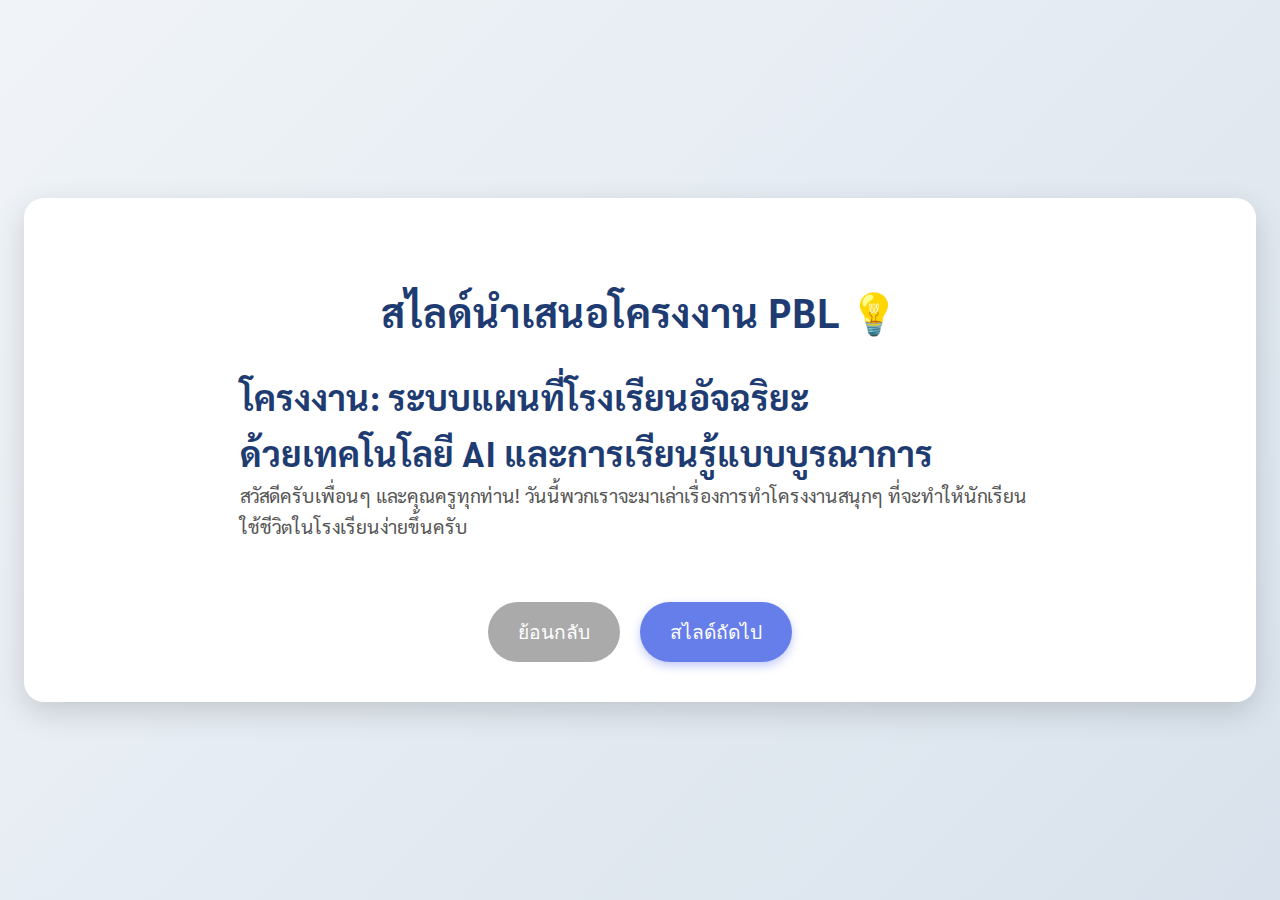
<file: SystemPresentation.html>
<!DOCTYPE html>
<html lang="th">
<head>
    <meta charset="UTF-8">
    <meta name="viewport" content="width=device-width, initial-scale=1.0">
    <title>สไลด์นำเสนอโครงงาน: ระบบแผนที่โรงเรียนอัจฉริยะ</title>
    <!-- ใช้ Font Sarabun เพื่อให้อ่านง่ายและเป็นทางการ -->
    <link href="https://fonts.googleapis.com/css2?family=Sarabun:wght@400;700&display=swap" rel="stylesheet">
    <link rel="stylesheet" href="https://cdnjs.cloudflare.com/ajax/libs/font-awesome/6.0.0/css/all.min.css">
    <style>
        /* =================== Style สำหรับหน้าสไลด์นำเสนอ =================== */
        body {
            font-family: 'Sarabun', sans-serif;
            margin: 0;
            padding: 0;
            background: linear-gradient(135deg, #f0f4f8 0%, #d9e2ec 100%);
            display: flex;
            justify-content: center;
            align-items: center;
            min-height: 100vh;
            color: #333;
        }
        .presentation-container {
            width: 90%;
            max-width: 1200px;
            background-color: #ffffff;
            border-radius: 20px;
            box-shadow: 0 10px 30px rgba(0,0,0,0.15);
            padding: 40px;
            margin: 20px;
            position: relative;
            overflow: hidden;
        }
        .slide {
            display: none;
            text-align: center;
            padding: 20px;
            animation: fadeIn 0.8s ease-in-out;
        }
        .slide.active {
            display: block;
        }
        @keyframes fadeIn {
            from { opacity: 0; transform: translateY(20px); }
            to { opacity: 1; transform: translateY(0); }
        }
        h1 {
            color: #1e3c72;
            font-size: 2.5em;
            margin-bottom: 10px;
            padding-bottom: 10px;
        }
        h2 {
            color: #2a5298;
            font-size: 1.8em;
            margin-top: 30px;
            margin-bottom: 20px;
        }
        p {
            color: #555;
            font-size: 1.2em;
            line-height: 1.6;
            text-align: left;
            margin: 0 auto;
            max-width: 800px;
        }
        ul {
            list-style-type: none;
            padding: 0;
            text-align: left;
            margin: 20px auto;
            max-width: 800px;
        }
        li {
            background-color: #f8faff;
            border: 1px solid #e0e6ff;
            border-radius: 10px;
            padding: 15px;
            margin-bottom: 15px;
            display: flex;
            align-items: center;
            transition: transform 0.3s ease, box-shadow 0.3s ease;
        }
        li:hover {
            transform: translateY(-5px);
            box-shadow: 0 5px 15px rgba(0,0,0,0.08);
        }
        .icon {
            font-size: 2em;
            color: #667eea;
            margin-right: 20px;
            width: 40px;
            text-align: center;
        }
        .button-container {
            margin-top: 40px;
            display: flex;
            justify-content: center;
            gap: 20px;
        }
        .nav-btn {
            background: #667eea;
            color: white;
            border: none;
            padding: 15px 30px;
            border-radius: 50px;
            font-size: 1.2em;
            cursor: pointer;
            transition: background-color 0.3s, transform 0.3s;
            box-shadow: 0 4px 10px rgba(102, 126, 234, 0.4);
        }
        .nav-btn:hover {
            background: #5a6ac2;
            transform: translateY(-2px);
        }
        .nav-btn:disabled {
            background: #aaa;
            cursor: not-allowed;
            box-shadow: none;
        }
        .project-title {
            color: #1e3c72;
            font-size: 2.2em;
            font-weight: bold;
            margin-top: 20px;
        }

        /* เพิ่ม style สำหรับ Gantt Chart */
        .gantt-chart {
            display: grid;
            grid-template-columns: 200px repeat(7, 1fr); /* 7 เดือน + 1 คอลัมน์สำหรับหัวข้อ */
            gap: 5px;
            margin: 20px auto;
            max-width: 1000px;
            border: 1px solid #ccc;
            border-radius: 10px;
            overflow: hidden;
            background-color: #fff;
        }
        .gantt-header {
            background-color: #e9eef2;
            font-weight: bold;
            padding: 10px;
            text-align: center;
            border-right: 1px solid #ccc;
        }
        .gantt-header:first-child {
            text-align: left;
            padding-left: 20px;
        }
        .gantt-row {
            display: contents;
        }
        .gantt-cell {
            padding: 10px;
            border-top: 1px solid #ccc;
            display: flex;
            align-items: center;
        }
        .gantt-task {
            background-color: #667eea;
            color: white;
            border-radius: 5px;
            height: 25px;
            display: flex;
            align-items: center;
            justify-content: center;
            font-size: 0.9em;
            position: relative;
            box-shadow: 0 2px 5px rgba(0,0,0,0.1);
        }
        .gantt-label {
            text-align: left;
            padding-left: 20px;
            font-weight: 500;
        }
        .prompt-example-box {
            background-color: #e6f0ff;
            border-left: 5px solid #667eea;
            padding: 15px;
            margin: 20px 0;
            border-radius: 5px;
            text-align: left;
            white-space: pre-wrap;
            font-family: monospace;
            font-size: 1em;
            color: #1e3c72;
        }
        
        .code-block {
            background-color: #1e1e1e;
            color: #d4d4d4;
            padding: 15px;
            margin: 20px 0;
            border-radius: 8px;
            text-align: left;
            white-space: pre-wrap;
            font-family: "Courier New", Courier, monospace;
            font-size: 0.9em;
            overflow-x: auto;
        }
        .code-block pre {
            margin: 0;
        }
        .code-error {
            color: #f44336;
            font-weight: bold;
        }
        .ui-placeholder-container {
            display: flex;
            justify-content: space-around;
            flex-wrap: wrap;
            gap: 20px;
            margin-top: 30px;
        }
        .ui-placeholder {
            width: 45%;
            height: 300px;
            background-color: #e9eef2;
            border: 2px dashed #99aab5;
            border-radius: 10px;
            display: flex;
            justify-content: center;
            align-items: center;
            text-align: center;
            color: #607d8b;
            font-weight: bold;
            font-size: 1.2em;
        }
        .flow-diagram {
            display: flex;
            justify-content: center;
            align-items: center;
            gap: 15px;
            margin-top: 20px;
            font-size: 1.1em;
            font-weight: bold;
            color: #2a5298;
        }
        .flow-arrow {
            font-size: 1.5em;
            color: #667eea;
        }
        .tech-stack-container {
            display: flex;
            justify-content: center;
            flex-wrap: wrap;
            gap: 20px;
            margin-top: 30px;
        }
        .tech-stack-item {
            display: flex;
            flex-direction: column;
            align-items: center;
            text-align: center;
            background-color: #f8faff;
            border: 1px solid #e0e6ff;
            border-radius: 15px;
            padding: 20px;
            width: 150px;
            box-shadow: 0 4px 12px rgba(0,0,0,0.05);
            transition: transform 0.3s ease;
        }
        .tech-stack-item:hover {
            transform: translateY(-5px);
        }
        .tech-stack-item .icon {
            font-size: 3em;
            margin: 0;
            margin-bottom: 10px;
            color: #2a5298;
        }
        .tech-stack-item p {
            font-size: 1em;
            margin: 0;
            text-align: center;
            color: #333;
        }
        
        /* ปรับขนาดตัวอักษรและ layout สำหรับมือถือ */
        @media (max-width: 768px) {
            .presentation-container {
                padding: 20px;
            }
            h1 {
                font-size: 2em;
            }
            h2 {
                font-size: 1.5em;
            }
            p, li {
                font-size: 1em;
            }
            .gantt-chart {
                display: block;
            }
            .gantt-header, .gantt-label, .gantt-cell {
                width: 100%;
                box-sizing: border-box;
                border-right: none;
                text-align: left;
                padding-left: 10px;
            }
            .gantt-task {
                width: 100%;
                margin: 5px 0;
            }
            .ui-placeholder {
                width: 100%;
                height: 200px;
            }
            .flow-diagram {
                flex-direction: column;
                gap: 5px;
            }
            .flow-arrow {
                transform: rotate(90deg);
            }
        }
    </style>
</head>
<body>

<div class="presentation-container">
    
    <!-- สไลด์ที่ 1: หน้าปก -->
    <div id="slide-1" class="slide active">
        <h1>สไลด์นำเสนอโครงงาน PBL 💡</h1>
        <p class="project-title">โครงงาน: ระบบแผนที่โรงเรียนอัจฉริยะ<br>ด้วยเทคโนโลยี AI และการเรียนรู้แบบบูรณาการ</p>
        <p>สวัสดีครับเพื่อนๆ และคุณครูทุกท่าน! วันนี้พวกเราจะมาเล่าเรื่องการทำโครงงานสนุกๆ ที่จะทำให้นักเรียนใช้ชีวิตในโรงเรียนง่ายขึ้นครับ</p>
    </div>

    <!-- สไลด์ที่ 2: ภาพรวมการดำเนินงานโครงการ -->
    <div id="slide-2" class="slide">
        <h1>ภาพรวมการดำเนินงานโครงการ 🔄</h1>
        <h2>แผนการทำงานตลอดโครงการ</h2>
        <p>เพื่อให้ทุกคนเห็นภาพรวมที่ชัดเจน เราได้จัดทำแผนการทำงานแบบตารางเวลา (Timeline) ดังนี้ครับ</p>
        <div class="gantt-chart">
            <div class="gantt-header">หัวข้อ</div>
            <div class="gantt-header">มิ.ย.</div>
            <div class="gantt-header">ก.ค.</div>
            <div class="gantt-header">ส.ค.</div>
            <div class="gantt-header">ก.ย.</div>
            <div class="gantt-header">ต.ค.</div>
            <div class="gantt-header">พ.ย.</div>
            <div class="gantt-header">ธ.ค.</div>

            <!-- Row 1 -->
            <div class="gantt-label gantt-cell">1. จัดเตรียมหัวข้อโครงงาน</div>
            <div class="gantt-cell"><div class="gantt-task" style="width: 80%;"></div></div>
            <div class="gantt-cell"></div>
            <div class="gantt-cell"></div>
            <div class="gantt-cell"></div>
            <div class="gantt-cell"></div>
            <div class="gantt-cell"></div>
            <div class="gantt-cell"></div>

            <!-- Row 2 -->
            <div class="gantt-label gantt-cell">2. ประชุมและรวบรวมข้อมูล</div>
            <div class="gantt-cell"></div>
            <div class="gantt-cell"><div class="gantt-task" style="width: 100%;"></div></div>
            <div class="gantt-cell"></div>
            <div class="gantt-cell"></div>
            <div class="gantt-cell"></div>
            <div class="gantt-cell"></div>
            <div class="gantt-cell"></div>

            <!-- Row 3 -->
            <div class="gantt-label gantt-cell">3. เตรียมวัสดุอุปกรณ์</div>
            <div class="gantt-cell"></div>
            <div class="gantt-cell"></div>
            <div class="gantt-cell"><div class="gantt-task" style="width: 100%;"></div></div>
            <div class="gantt-cell"></div>
            <div class="gantt-cell"></div>
            <div class="gantt-cell"></div>
            <div class="gantt-cell"></div>

            <!-- Row 4 -->
            <div class="gantt-label gantt-cell">4. รวบรวมอุปกรณ์และสร้างชิ้นงาน</div>
            <div class="gantt-cell"></div>
            <div class="gantt-cell"></div>
            <div class="gantt-cell"></div>
            <div class="gantt-cell"><div class="gantt-task" style="width: 100%;"></div></div>
            <div class="gantt-cell"><div class="gantt-task" style="width: 50%;"></div></div>
            <div class="gantt-cell"></div>
            <div class="gantt-cell"></div>

            <!-- Row 5 -->
            <div class="gantt-label gantt-cell">5. ทดลองชิ้นงานแล้วปรับปรุงแก้ไข</div>
            <div class="gantt-cell"></div>
            <div class="gantt-cell"></div>
            <div class="gantt-cell"></div>
            <div class="gantt-cell"></div>
            <div class="gantt-cell"></div>
            <div class="gantt-cell"><div class="gantt-task" style="width: 100%;"></div></div>
            <div class="gantt-cell"></div>

            <!-- Row 6 -->
            <div class="gantt-label gantt-cell">6. ประเมินผล / สรุปโครงงาน</div>
            <div class="gantt-cell"></div>
            <div class="gantt-cell"></div>
            <div class="gantt-cell"></div>
            <div class="gantt-cell"></div>
            <div class="gantt-cell"></div>
            <div class="gantt-cell"></div>
            <div class="gantt-cell"><div class="gantt-task" style="width: 80%;"></div></div>

            <!-- Row 7 -->
            <div class="gantt-label gantt-cell">7. รายงานการดำเนินงาน</div>
            <div class="gantt-cell"></div>
            <div class="gantt-cell"></div>
            <div class="gantt-cell"></div>
            <div class="gantt-cell"></div>
            <div class="gantt-cell"></div>
            <div class="gantt-cell"></div>
            <div class="gantt-cell"><div class="gantt-task" style="width: 90%;"></div></div>
        </div>
    </div>

    <!-- สไลด์ที่ 3: การคัดเลือกโครงการ -->
    <div id="slide-3" class="slide">
        <h1>สัปดาห์ที่ 1: การคัดเลือกโครงการ 🗳️</h1>
        <h2>เรามาประชุมเพื่อเลือกไอเดียกัน!</h2>
        <p>ในสัปดาห์แรก เราได้ประชุมและรวบรวมไอเดียโครงงานจากเพื่อนๆ ในทีม โดยใช้เกณฑ์การพิจารณาดังนี้ครับ</p>
        <ul>
            <li><span class="icon">🤔</span> **ปัญหา:** ไอเดียไหนช่วยแก้ปัญหาที่พบบ่อยในโรงเรียน?</li>
            <li><span class="icon">✅</span> **ประโยชน์:** ไอเดียไหนมีประโยชน์ต่อนักเรียนและบุคลากรมากที่สุด?</li>
            <li><span class="icon">⚖️</span> **ความเป็นไปได้:** ไอเดียไหนที่สามารถทำได้จริงด้วยเวลาและทรัพยากรที่เรามี?</li>
            <li><span class="icon">⏳</span> **ระยะเวลา:** ไอเดียไหนที่ใช้เวลาทำเหมาะสมกับกำหนดการ?</li>
        </ul>
        <p>ผลสรุปจากการโหวต เราจึงตัดสินใจเลือก "ระบบแผนที่โรงเรียนอัจฉริยะ" เพราะเป็นไอเดียที่ช่วยแก้ปัญหาได้จริงและมีความเป็นไปได้สูงครับ</p>
    </div>

    <!-- สไลด์ที่ 4: จุดเริ่มต้นของไอเดีย -->
    <div id="slide-4" class="slide">
        <h1>สัปดาห์ที่ 2: จุดเริ่มต้นของไอเดีย 🎯</h1>
        <h2>เราเริ่มต้นคิดจากปัญหาใกล้ตัว</h2>
        <p>พวกเราสังเกตเห็นว่ามีปัญหาเล็กๆ ในโรงเรียนของเรา...</p>
        <ul>
            <li><span class="icon">🗺️</span> นักเรียนใหม่มักจะหาห้องเรียนไม่เจอ</li>
            <li><span class="icon">🤷‍♂️</span> ผู้ปกครองหรือแขกที่มาโรงเรียนก็หลงทางได้ง่าย</li>
            <li><span class="icon">⏰</span> เสียเวลาในการสอบถามและเดินหาห้องเรียน</li>
        </ul>
        <p>เราเลยคิดว่า "จะดีแค่ไหนถ้าเรามีแผนที่โรงเรียนที่ใช้งานง่ายเหมือน Google Maps?" และนั่นคือจุดเริ่มต้นของโครงงานของเราครับ!</p>
    </div>

    <!-- สไลด์ที่ 5: การวางแผน -->
    <div id="slide-5" class="slide">
        <h1>สัปดาห์ที่ 3: วางแผนการทำงาน 🗺️</h1>
        <h2>ประชุมวางแผนและรับฟังข้อเสนอแนะ</h2>
        <p>เมื่อได้ไอเดียแล้ว เราก็มาประชุมกันเพื่อวางแผนงานครับ</p>
        <ul>
            <li><span class="icon">🎯</span> **กำหนดเป้าหมาย:** สร้างเว็บไซต์แผนที่โรงเรียนแบบอินเทอร์แอคทีฟ</li>
            <li><span class="icon">👩‍🏫</span> **ปรึกษาคุณครู:** นำเสนอไอเดียให้คุณครูที่ปรึกษาฟัง และได้รับข้อเสนอแนะว่าควรมีระบบนำทางด้วยเสียงและระบบค้นหาเข้ามาด้วย</li>
            <li><span class="icon">🤝</span> **แบ่งหน้าที่:** ใครจะทำส่วนไหนบ้าง เช่น คนออกแบบหน้าเว็บ, คนจัดการข้อมูล, คนทำแผนที่โรงเรียน และคนนำเสนอ</li>
            <li><span class="icon">🗓️</span> **ทำตารางเวลา:** เราวางแผนการทำงานเป็นขั้นตอนเพื่อให้งานสำเร็จตามเป้าหมาย</li>
            <li><span class="icon">📝</span> **ประชุมติดตามผล:** เรานัดประชุมกันเป็นรายสัปดาห์เพื่อติดตามความคืบหน้าของโครงงาน</li>
        </ul>
    </div>

    <!-- สไลด์ที่ 6: การใช้ AI สร้างโค้ด -->
    <div id="slide-6" class="slide">
        <h1>สัปดาห์ที่ 4: ใช้พลัง AI สร้างโค้ด ✨</h1>
        <h2>ใช้ AI เพื่อวิเคราะห์และสร้างโค้ด</h2>
        <p>แม้จะไม่ได้เขียนโค้ดเก่ง แต่เราใช้ **AI อย่าง ChatGPT** เพื่อช่วยวิเคราะห์และออกแบบ Prompt ที่ดี จากนั้นจึงนำ Prompt ที่ได้ไปใช้กับ **Claude AI** เพื่อให้ช่วยเขียนโค้ดครับ</p>
        <ul>
            <li><span class="icon">🤖</span> **วิเคราะห์ Prompt:** ใช้ ChatGPT เพื่อช่วยคิดคำสั่ง (Prompt) ที่ละเอียดและชัดเจนที่สุด</li>
            <li><span class="icon">✍️</span> **สร้างโค้ด:** นำ Prompt ที่ได้ไปให้ Claude AI สร้างโค้ด HTML สำหรับหน้าเว็บหลัก (`index.html`) และหน้าจัดการสำหรับคุณครู (`admin.html`)</li>
            <li><span class="icon">⏳</span> **เรียนรู้และปรับแก้:** ถึงแม้จะใช้ AI ช่วย แต่เราต้องใช้เวลาในการเรียนรู้และปรับแก้โค้ดที่ AI สร้างมาให้ตรงกับความต้องการของเราที่สุด</li>
        </ul>
    </div>

    <!-- สไลด์ที่ 7: จากปัญหา สู่ Prompt ที่ใช่! -->
    <div id="slide-7" class="slide">
        <h1>จากปัญหา สู่ Prompt ที่ใช่! ✍️</h1>
        <h2>เราใช้ **ChatGPT** เพื่อเรียนรู้วิธีการสั่งงาน AI ให้ได้ผลลัพธ์ที่ต้องการ</h2>
        <p>การสื่อสารกับ AI อย่างชัดเจนเป็นสิ่งสำคัญมากครับ ลองดูตัวอย่างนี้:</p>
        <p><strong>ปัญหา:</strong> เราต้องการสร้างหน้าเว็บแผนที่ที่ดูทันสมัยและสวยงาม แต่เราไม่มีความรู้เรื่องการออกแบบ</p>
        <div class="prompt-example-box">
            "ช่วยสร้างหน้าเว็บแผนที่ให้สวยๆ หน่อย"
        </div>
        <p><strong>...นี่คือ Prompt ที่ดีกว่า:</strong></p>
        <div class="prompt-example-box">
            "สร้างโค้ด HTML, CSS, และ JavaScript สำหรับหน้าเว็บแผนที่โรงเรียน
            - ใช้ Tailwind CSS เพื่อการจัดวางและตกแต่ง
            - หน้าตาดูทันสมัย (Modern UI)
            - ใช้โทนสีน้ำเงิน-ม่วง
            - มีช่องค้นหาและปุ่มสำหรับนำทางด้วยเสียง"
        </div>
        <p>การให้รายละเอียดที่ครบถ้วนและชัดเจน ช่วยให้ AI สร้างโค้ดได้ตรงใจเรามากขึ้นครับ</p>
    </div>

    <!-- สไลด์ที่ 8: AI สร้างโค้ดตาม Prompt -->
    <div id="slide-8" class="slide">
        <h1>AI สร้างโค้ดตาม Prompt ของเรา 🤖</h1>
        <h2>โค้ดที่ได้จากการสื่อสารที่ดีกับ AI **(โดย Claude AI)**</h2>
        <p>เมื่อเราใช้ Prompt ที่ละเอียดจากสไลด์ที่แล้ว **Claude AI** ก็จะเข้าใจและสร้างโค้ดออกมาได้ตามที่เราต้องการ</p>
        <p>นี่คือตัวอย่างโค้ดที่ AI สร้างให้เรา ซึ่งตรงกับรายละเอียดที่เราต้องการ:</p>
        <div class="code-block">
            <pre>
&lt;!-- โค้ด HTML ที่ใช้ Tailwind CSS --&gt;
&lt;div class="bg-gradient-to-br from-blue-500 to-purple-600 rounded-xl"&gt;
    &lt;input type="text" class="rounded-full" placeholder="ค้นหาห้องเรียน..."&gt;
    &lt;button class="bg-white rounded-full p-2"&gt;
        &lt;!-- icon ลำโพงสำหรับนำทางด้วยเสียง --&gt;
    &lt;/button&gt;
&lt;/div&gt;
            </pre>
        </div>
        <p>จะเห็นได้ว่าโค้ดที่ได้มีการใช้งาน Tailwind CSS และมีองค์ประกอบตามที่เราได้ระบุไว้ใน Prompt อย่างครบถ้วน</p>
    </div>

    <!-- สไลด์ที่ 9: อุปสรรคที่เจอและวิธีการแก้ไข: JS Error -->
    <div id="slide-9" class="slide">
        <h1>อุปสรรคที่เจอและวิธีการแก้ไข: JS Error 🚫</h1>
        <h2>ตัวอย่างปัญหา: JavaScript ไม่ทำงาน</h2>
        <p>ในบางครั้งโค้ด JavaScript ที่ AI สร้างอาจมีข้อผิดพลาดเล็กน้อยที่ทำให้โปรแกรมไม่ทำงาน เช่น:</p>
        <div class="code-block">
            <pre>
// โค้ดที่ผิดพลาด
const searchBox = document.getElementById('searchbox');
searchBox.addEventListener('keyup', () => {
    // ...โค้ดสำหรับค้นหา...
});
<span class="code-error">// Error: Uncaught TypeError: Cannot read properties of null (reading 'addEventListener')</span>
            </pre>
        </div>
        <p><strong>สาเหตุของปัญหา:</strong> AI อาจสร้างโค้ดที่เรียกใช้ Element ที่มี `id` เป็น 'searchbox' แต่ใน HTML จริงๆ เราใช้ `id` เป็น 'search-input'</p>
        <p><strong>แนวทางแก้ไข:</strong> เราต้องตรวจสอบโค้ด HTML และ JavaScript ให้ตรงกัน หรือแก้ไขโค้ดให้ถูกต้อง</p>
        <div class="code-block">
            <pre>
// โค้ดที่แก้ไขแล้ว
const searchBox = document.getElementById('search-input'); // แก้ไข id ให้ตรง
searchBox.addEventListener('keyup', () => {
    // ...โค้ดสำหรับค้นหา...
});
            </pre>
        </div>
    </div>
    
    <!-- สไลด์ที่ 10: อุปสรรคที่เจอและวิธีการแก้ไข: CSS Layout Error -->
    <div id="slide-10" class="slide">
        <h1>อุปสรรคที่เจอและวิธีการแก้ไข: CSS Layout Error 🎨</h1>
        <h2>ตัวอย่างปัญหา: การจัดวาง Layout ไม่ถูกต้อง</h2>
        <p>AI อาจสร้างโค้ดที่มีการจัดวาง Layout ที่ไม่เหมาะสมบนหน้าจอขนาดต่างๆ ทำให้หน้าเว็บดูไม่สวยงาม</p>
        <div class="code-block">
            <pre>
/* โค้ด CSS ที่ผิดพลาด: กำหนดความกว้างคงที่ */
.container {
    width: 800px;
}
            </pre>
        </div>
        <p><strong>สาเหตุของปัญหา:</strong> การใช้ `width` แบบคงที่ทำให้หน้าเว็บไม่รองรับการแสดงผลบนมือถือ (Responsive Design)</p>
        <p><strong>แนวทางแก้ไข:</strong> เราจึงต้องเปลี่ยนไปใช้เทคนิคที่ยืดหยุ่น เช่น Flexbox หรือ Grid และใช้หน่วยวัดแบบเปอร์เซ็นต์หรือคำสั่งของ Tailwind CSS</p>
        <div class="code-block">
            <pre>
/* โค้ด CSS ที่แก้ไขแล้ว: ใช้ Tailwind CSS */
&lt;div class="flex justify-center w-full max-w-xl mx-auto"&gt;
    ...
&lt;/div&gt;
            </pre>
        </div>
    </div>

    <!-- สไลด์ที่ 11: การปรับแต่งโค้ด -->
    <div id="slide-11" class="slide">
        <h1>สัปดาห์ที่ 5: ปรับแต่งโค้ดให้สวยงาม 🎨</h1>
        <h2>ปรับปรุง Prompt และทดสอบโค้ด</h2>
        <p>หลังจากได้โค้ดจาก AI มาแล้ว เราก็มาปรับปรุงให้ดีขึ้นครับ</p>
        <ul>
            <li><span class="icon">🔍</span> **ตรวจสอบโค้ด:** เราอ่านและทำความเข้าใจโค้ดที่ AI สร้างให้</li>
            <li><span class="icon">📝</span> **ปรับแต่ง Prompt:** เราบอก AI เพิ่มเติม เช่น "เพิ่มปุ่มค้นหาด้วยเสียงภาษาไทย" หรือ "เปลี่ยนสีพื้นหลังให้เป็นสีน้ำเงิน-ม่วง"</li>
            <li><span class="icon">🛠️</span> **ปรับแก้ด้วยตัวเอง:** ในส่วนที่เราอยากได้หน้าตาแบบเฉพาะเจาะจง เราก็ลองแก้ไขโค้ด HTML และ CSS ด้วยตัวเองเล็กน้อย</li>
            <li><span class="icon">✅</span> **ผลลัพธ์ที่ได้:** เราได้เว็บไซต์แผนที่โรงเรียนที่สวยงามและใช้งานได้จริง!</li>
        </ul>
    </div>
    
    <!-- สไลด์ที่ 12 (แก้ไข): การ Deploy ไปยัง GitHub Pages -->
    <div id="slide-12" class="slide">
        <h1>การ Deploy ไปยัง GitHub Pages 🚀</h1>
        <h2>ขั้นตอนการนำเว็บขึ้นแสดงผลจริง</h2>
        <p>เมื่อโค้ดเสร็จสมบูรณ์ เราจะนำไป Deploy เพื่อให้คนอื่นเข้าใช้งานได้ โดยใช้ **GitHub Pages** ซึ่งเป็นบริการฟรีที่ใช้งานง่าย</p>
        <p>ขั้นตอนการ Deploy ผ่านหน้าเว็บไซต์ GitHub (UI-based)</p>
        <ul>
            <li><span class="icon"><i class="fa-solid fa-folder-open"></i></span> **ขั้นตอนที่ 1:** สร้าง Repository ใหม่บน GitHub และอัปโหลดไฟล์โปรเจกต์ทั้งหมดขึ้นไป</li>
            <li><span class="icon"><i class="fa-solid fa-gear"></i></span> **ขั้นตอนที่ 2:** ไปที่หน้า `Settings` ของ Repository</li>
            <li><span class="icon"><i class="fa-solid fa-cloud"></i></span> **ขั้นตอนที่ 3:** เลือกเมนู `Pages` และเลือก Branch ที่เก็บโค้ด (เช่น `main` หรือ `master`)</li>
            <li><span class="icon"><i class="fa-solid fa-check"></i></span> **ขั้นตอนที่ 4:** กด `Save` และรอประมาณ 1-2 นาที GitHub จะสร้างเว็บไซต์ให้เราอัตโนมัติ</li>
        </ul>
        <p>หลังจากนั้นจะได้ URL สำหรับเข้าชมผลงาน เช่น `https://[username].github.io/[repository-name]` ซึ่งสามารถนำไปแชร์ให้เพื่อนๆ ได้ครับ!</p>
    </div>
    
    <!-- สไลด์ที่ 13 (แก้ไข): การ Setup Google Sheets สำหรับระบบ Admin -->
    <div id="slide-13" class="slide">
        <h1>การ Setup Google Sheets สำหรับระบบ Admin 📊</h1>
        <h2>การเชื่อมต่อข้อมูลแบบไดนามิก</h2>
        <p>เพื่อให้พวกเราสามารถจัดการข้อมูลห้องเรียนได้อย่างง่ายดาย เราได้เชื่อมต่อเว็บไซต์กับ Google Sheets ครับ</p>
        <div class="flow-diagram">
            <span class="box-text">หน้า Admin Panel (HTML, JS)</span>
            <span class="flow-arrow"><i class="fa-solid fa-arrow-right-long"></i></span>
            <span class="box-text">Google Sheets</span>
        </div>
        <p><strong>ขั้นตอนการ Setup:</strong></p>
        <ul>
            <li><span class="icon">📝</span> **สร้าง Google Sheet:** สร้างตารางข้อมูลห้องเรียนใน Google Sheets โดยมีคอลัมน์เช่น `ชื่อห้อง`, `รหัสห้อง`, `อาคาร`</li>
            <li><span class="icon">🔗</span> **เผยแพร่ไปยังเว็บ:** เข้าไปที่เมนู `ไฟล์ > แชร์ > เผยแพร่ไปยังเว็บ` เพื่อให้เว็บไซต์ของเราสามารถอ่านข้อมูลจาก Google Sheets ได้</li>
            <li><span class="icon">🔑</span> **ใช้ API Key:** นำ API Key ที่ได้มาเชื่อมต่อกับโค้ด JavaScript ในไฟล์ `admin.html` และ `index.html` เพื่อให้ข้อมูลในเว็บอัปเดตอัตโนมัติ</li>
        </ul>
        <p>เมื่อเราแก้ไขข้อมูลใน Google Sheets ข้อมูลบนเว็บไซต์ก็จะเปลี่ยนแปลงตามทันที ทำให้การอัปเดตข้อมูลเป็นเรื่องง่ายมากครับ</p>
    </div>

    <!-- สไลด์ที่ 14 (แก้ไข): คุณสมบัติเด่นของระบบแผนที่ -->
    <div id="slide-14" class="slide">
        <h1>คุณสมบัติเด่นของระบบแผนที่ 🌟</h1>
        <h2>ระบบแผนที่ของเราทำอะไรได้บ้าง?</h2>
        <p>ระบบของเรามีฟีเจอร์เด่นที่ถูกออกแบบมาเพื่อการใช้งานที่ง่ายและมีประสิทธิภาพ</p>
      
        <ul>
            <li><span class="icon">🔊</span> **ระบบนำทางด้วยเสียง:** บอกเส้นทางแบบต่อเนื่อง ทำให้เดินตามได้ง่าย</li>
            <li><span class="icon">🔎</span> **ค้นหาแบบเรียลไทม์:** พิมพ์ชื่อห้องหรือรหัสห้อง ก็เจอทันที</li>
            <li><span class="icon">📱</span> **รองรับทุกอุปกรณ์:** ใช้งานได้ดีทั้งบนคอมพิวเตอร์และมือถือ</li>
            <li><span class="icon">🔐</span> **ระบบ Admin Panel:** สำหรับจัดการข้อมูลห้องเรียนและอาคารได้อย่างง่ายดาย</li>
            <li><span class="icon">📊</span> **เชื่อมต่อ Google Sheets:** ข้อมูลจะถูกอัปเดตอัตโนมัติจาก Google Sheets ทำให้ข้อมูลเป็นปัจจุบันเสมอ</li>
        </ul>
    </div>
    
    <!-- สไลด์ที่ 15 (ใหม่): สถาปัตยกรรมและเทคโนโลยีที่ใช้ -->
    <div id="slide-15" class="slide">
        <h1>สถาปัตยกรรมและเทคโนโลยีที่ใช้ 🛠️</h1>
        <h2>Technology Stack & System Architecture</h2>
        <p>เราเลือกใช้เครื่องมือและเทคโนโลยีที่ทันสมัยเพื่อสร้างระบบให้มีประสิทธิภาพสูงสุด</p>
        <div class="tech-stack-container">
            <div class="tech-stack-item">
                <span class="icon"><i class="fa-solid fa-robot"></i></span>
                <p>AI:<br>ChatGPT & Claude AI</p>
            </div>
            <div class="tech-stack-item">
                <span class="icon"><i class="fa-solid fa-code"></i></span>
                <p>Core Tech:<br>HTML, JS, CSS</p>
            </div>
            <div class="tech-stack-item">
                <span class="icon"><i class="fa-brands fa-google"></i></span>
                <p>Data:<br>Google Sheets</p>
            </div>
            <div class="tech-stack-item">
                <span class="icon"><i class="fa-brands fa-github"></i></span>
                <p>Deployment:<br>GitHub Pages</p>
            </div>
            <div class="tech-stack-item">
                <span class="icon"><i class="fa-solid fa-users"></i></span>
                <p>Collaboration:<br>Google Meet & Line</p>
            </div>
            <div class="tech-stack-item">
                <span class="icon"><i class="fa-solid fa-pen-nib"></i></span>
                <p>Design:<br>Canva & Google Forms</p>
            </div>
        </div>
        <p>ระบบของเราถูกพัฒนาให้รองรับการทำงานบน **Modern Browsers** และ **ทุกอุปกรณ์** ทั้ง Mobile (iOS, Android) และ Desktop เพื่อการใช้งานที่คล่องตัว</p>
    </div>

    <!-- สไลด์ที่ 16 (เดิมสไลด์ 15): การทดสอบและประเมินผล -->
    <div id="slide-16" class="slide">
        <h1>สัปดาห์ที่ 6: ทดสอบและประเมินผล 📊</h1>
        <h2>นำเสนอและทดสอบระบบ</h2>
        <p>เมื่อเว็บไซต์เสร็จสมบูรณ์ เราก็นำไปทดสอบและประเมินผลครับ</p>
        <ul>
            <li><span class="icon">👩‍🏫</span> **นำเสนอคุณครู:** เราอธิบายขั้นตอนการทำงานทั้งหมด และให้คุณครูดูผลงานของเรา</li>
            <li><span class="icon">🧑‍🤝‍🧑</span> **ทดสอบกับนักเรียนและผู้ปกครอง:** เราให้นักเรียนและผู้ปกครองทดลองใช้แผนที่ เพื่อดูว่าใช้งานง่ายจริงไหม</li>
            <li><span class="icon">📝</span> **เก็บข้อมูลความพึงพอใจ:** เราสอบถามความคิดเห็นและเก็บข้อมูลเพื่อนำไปปรับปรุงแก้ไขต่อไป</li>
        </ul>
    </div>

    <!-- สไลด์ที่ 17 (เดิมสไลด์ 16): สรุปและพัฒนาต่อยอด -->
    <div id="slide-17" class="slide">
        <h1>สรุปผลและความสำเร็จ ⭐</h1>
        <h2>ความสำเร็จและการพัฒนาต่อยอด</h2>
        <ul>
            <li><span class="icon">🏆</span> **แก้ปัญหาได้จริง:** ระบบแผนที่ช่วยให้นักเรียนและผู้มาเยือนหาทางในโรงเรียนได้ง่ายขึ้นอย่างเห็นได้ชัด</li>
            <li><span class="icon">🧠</span> **ได้เรียนรู้ทักษะใหม่:** เราได้เรียนรู้การใช้ AI เพื่อสร้างผลงาน, การทำงานเป็นทีม, และทักษะการนำเสนอ</li>
            <li><span class="icon">🚀</span> **ต่อยอดในอนาคต:** เราวางแผนจะเพิ่มระบบแจ้งข่าวสาร, แนะนำกิจกรรม หรือแม้กระทั่งเพิ่มระบบ AR (Augmented Reality) เพื่อให้แผนที่สนุกยิ่งขึ้น!</li>
        </ul>
        <p>ขอขอบคุณทุกท่านที่รับฟังครับ!</p>
    </div>

    <!-- ปุ่มนำทาง -->
    <div class="button-container">
        <button id="prevBtn" class="nav-btn" disabled>ย้อนกลับ</button>
        <button id="nextBtn" class="nav-btn">สไลด์ถัดไป</button>
    </div>

</div>

<!-- สคริปต์ JavaScript สำหรับควบคุมการทำงานของสไลด์ -->
<script>
    document.addEventListener('DOMContentLoaded', () => {
        // หา Element ต่างๆ ที่จะใช้งาน
        const slides = document.querySelectorAll('.slide');
        const prevBtn = document.getElementById('prevBtn');
        const nextBtn = document.getElementById('nextBtn');
        let currentSlide = 0; // เริ่มต้นที่สไลด์แรก (index 0)

        // ฟังก์ชันสำหรับแสดงสไลด์
        function showSlide(index) {
            slides.forEach((slide, i) => {
                slide.classList.remove('active'); // ซ่อนสไลด์ทั้งหมด
                if (i === index) {
                    slide.classList.add('active'); // แสดงเฉพาะสไลด์ปัจจุบัน
                }
            });
            // จัดการสถานะของปุ่ม ย้อนกลับ/ถัดไป
            prevBtn.disabled = index === 0;
            nextBtn.disabled = index === slides.length - 1;
        }

        // เมื่อกดปุ่มย้อนกลับ
        prevBtn.addEventListener('click', () => {
            if (currentSlide > 0) {
                currentSlide--;
                showSlide(currentSlide);
            }
        });

        // เมื่อกดปุ่มถัดไป
        nextBtn.addEventListener('click', () => {
            if (currentSlide < slides.length - 1) {
                currentSlide++;
                showSlide(currentSlide);
            }
        });

        // เริ่มต้นแสดงสไลด์แรกเมื่อโหลดหน้าเว็บ
        showSlide(currentSlide);
    });
</script>

</body>
</html>
</file>
